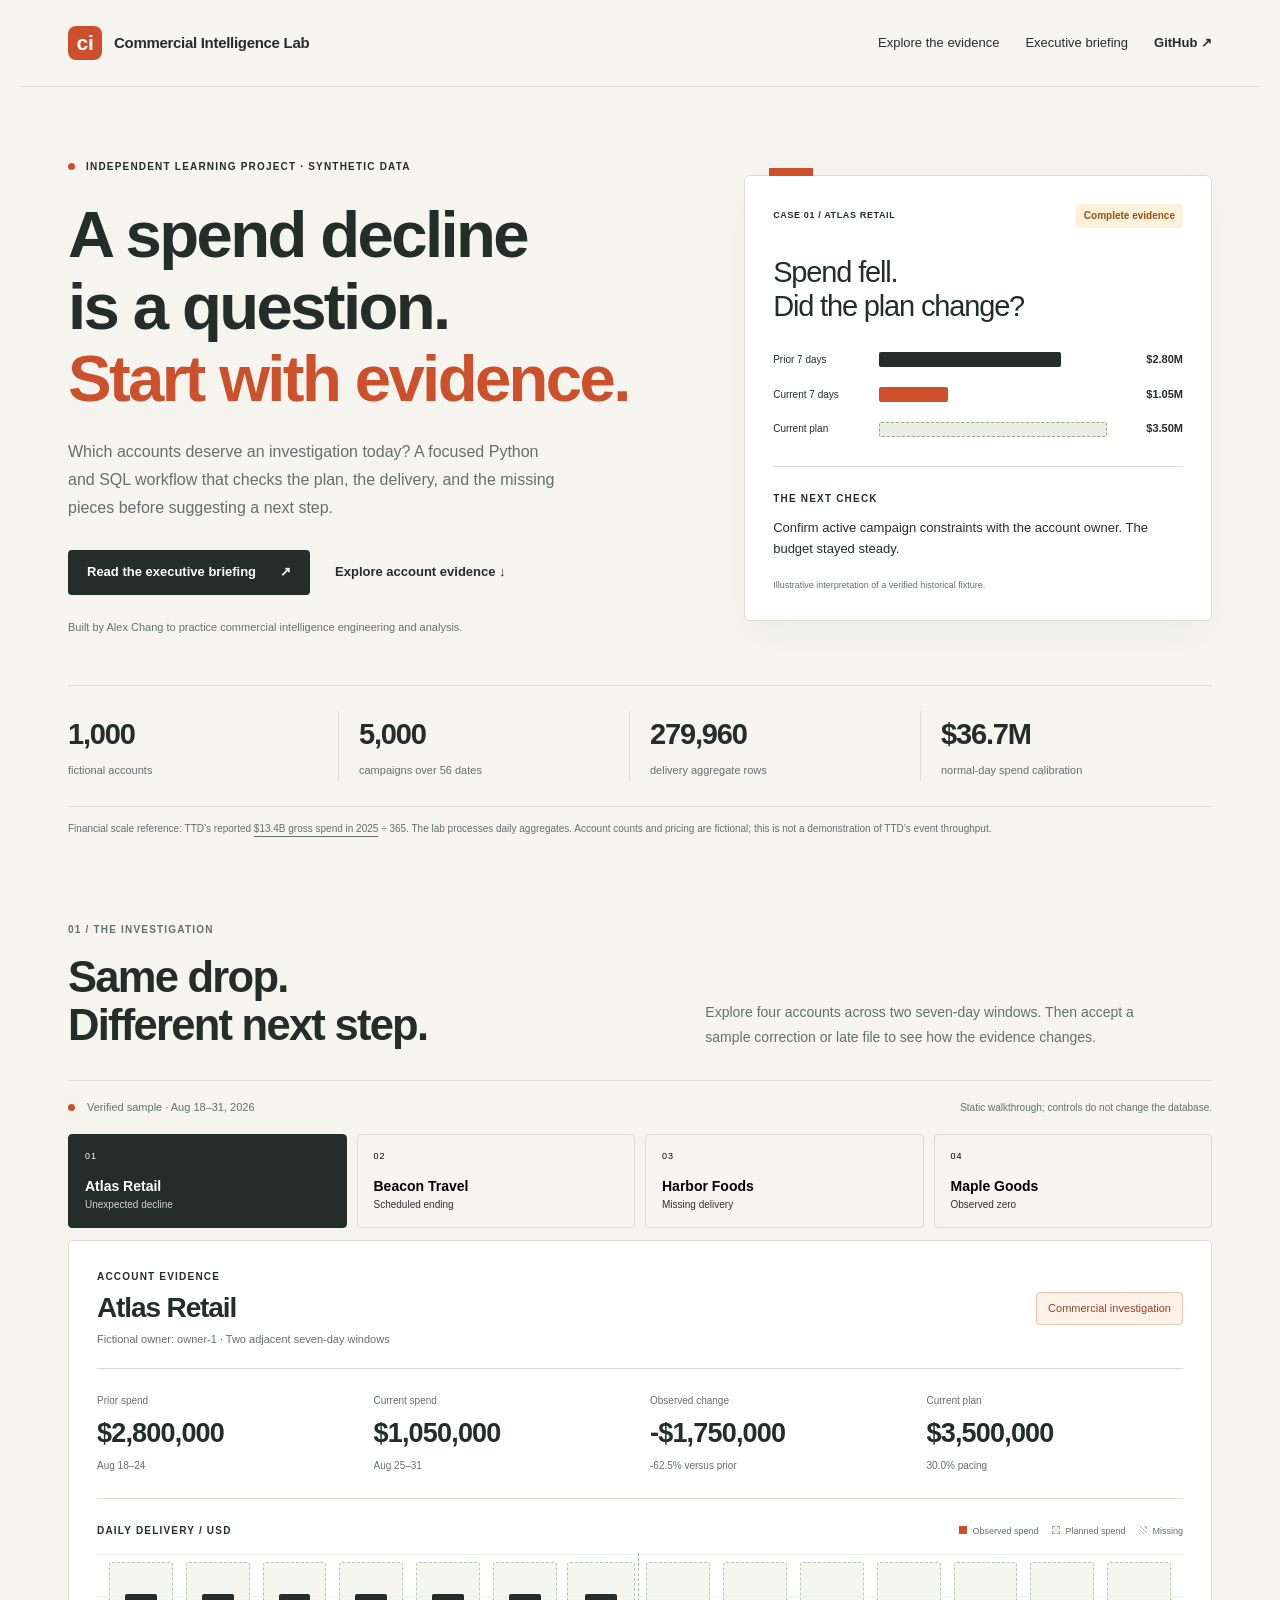
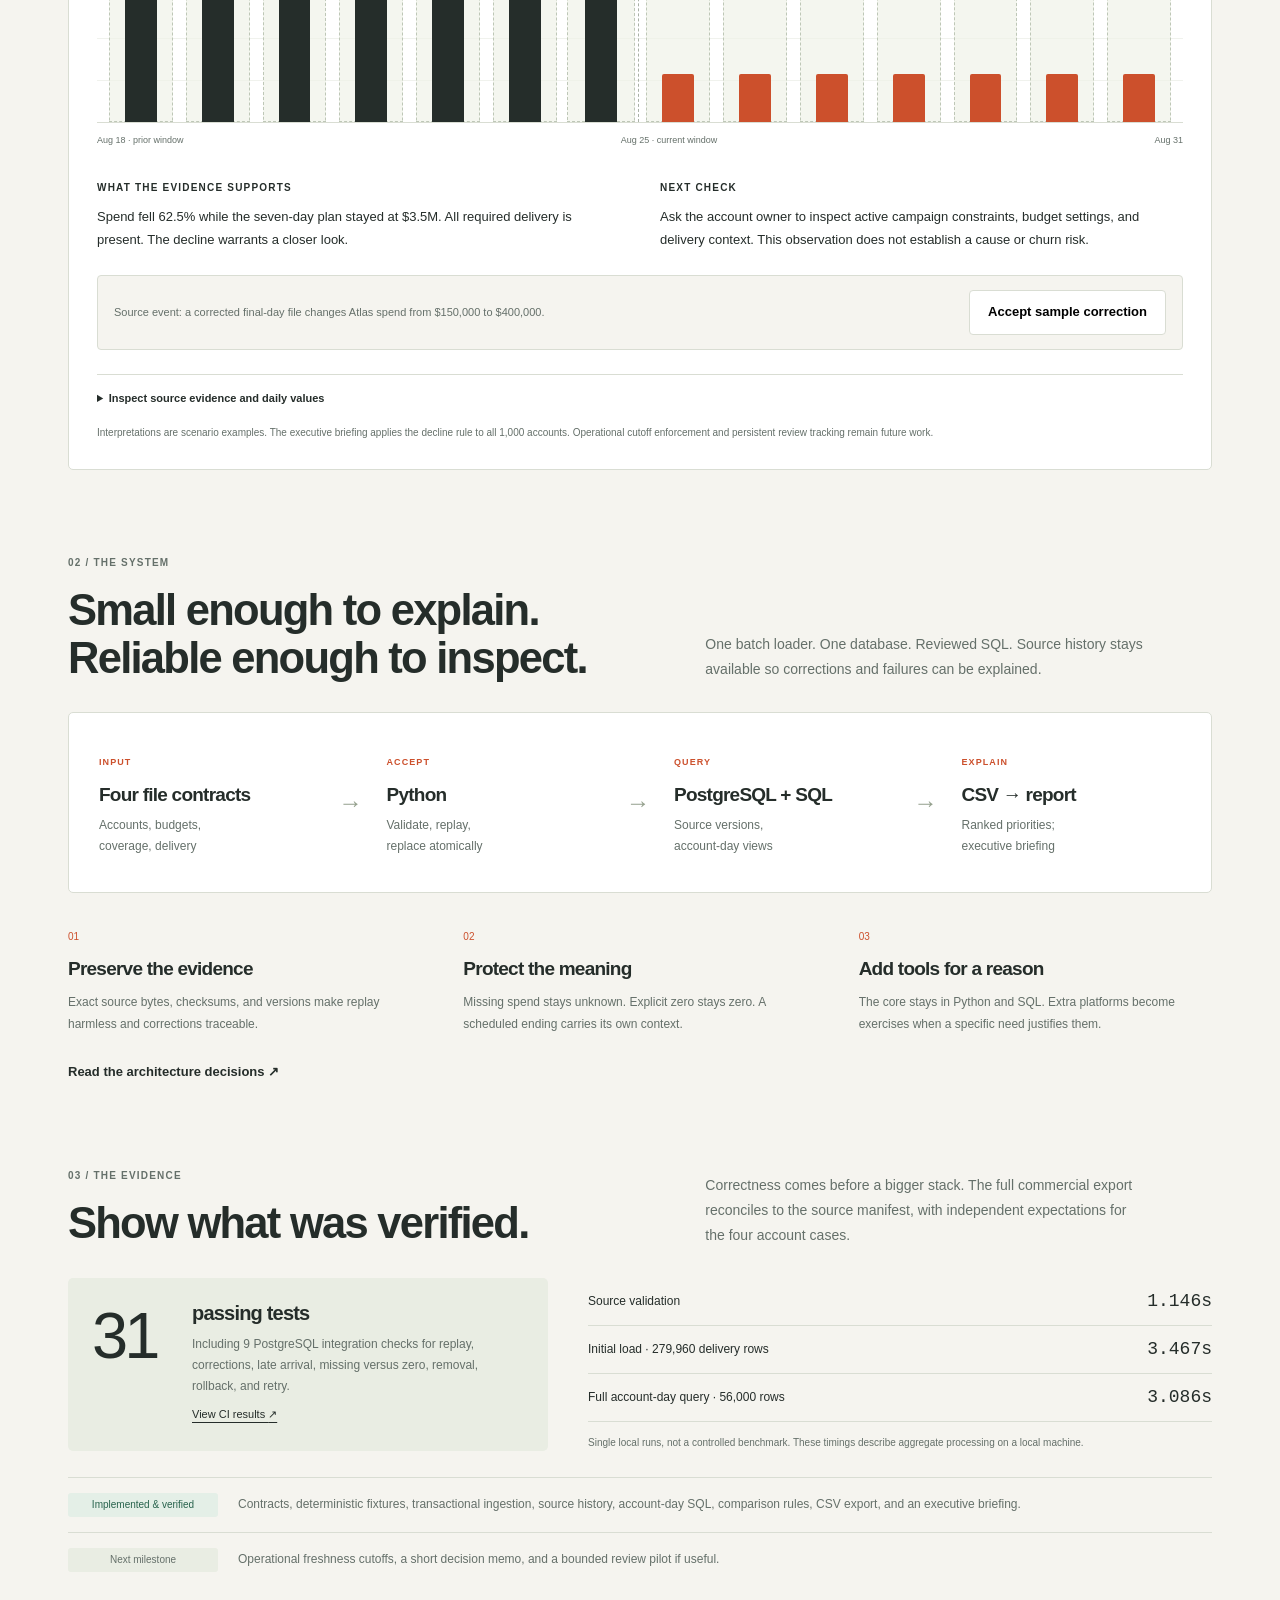
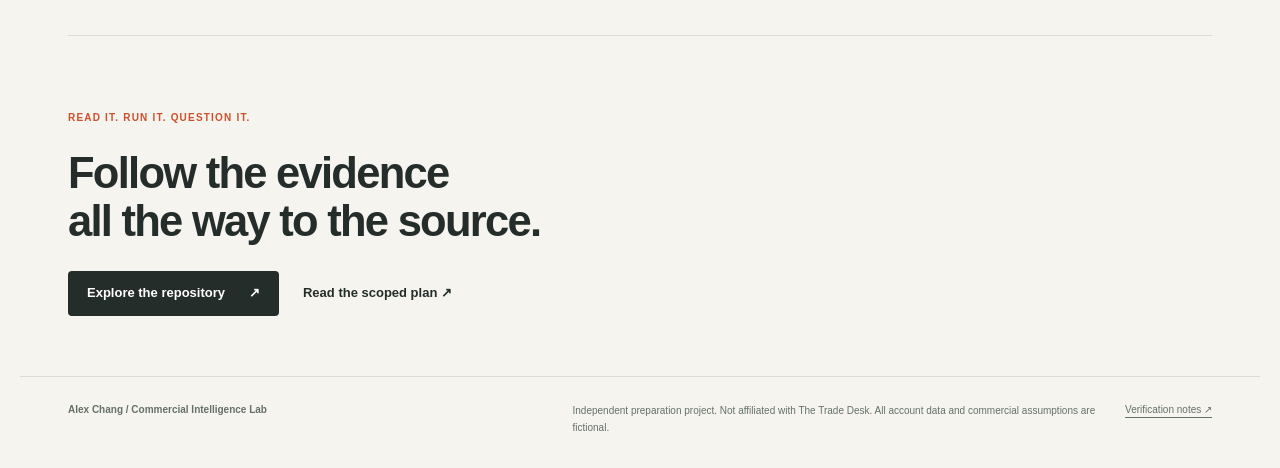
<file: site/index.html>
<!doctype html>
<html lang="en">
<head>
  <meta charset="utf-8">
  <meta name="viewport" content="width=device-width, initial-scale=1">
  <meta name="description" content="A focused commercial intelligence lab: Python, PostgreSQL, and evidence that distinguishes a spend decline from a planned change or missing data.">
  <meta name="theme-color" content="#f5f4ef">
  <title>Commercial Intelligence Lab · Alex Chang</title>
  <link rel="icon" href="mark.svg" type="image/svg+xml">
  <link rel="stylesheet" href="styles.css">
  <script src="app.js" defer></script>
</head>
<body>
  <a class="skip" href="#main">Skip to content</a>
  <header class="topbar">
    <a class="brand" href="#"><span class="brand-mark" aria-hidden="true">ci</span> Commercial Intelligence Lab</a>
    <nav aria-label="Main navigation">
      <a href="#investigation">Explore the evidence</a>
      <a href="report.html">Executive briefing</a>
      <a class="repo-link" href="https://github.com/cheng-alex-chang/commercial-intelligence-lab">GitHub <span aria-hidden="true">↗</span></a>
    </nav>
  </header>
  <main id="main">
    <section class="hero">
      <div class="hero-copy">
        <p class="eyebrow"><span class="dot"></span> Independent learning project · Synthetic data</p>
        <h1>A spend decline<br>is a question.<br><span>Start with evidence.</span></h1>
        <p class="lede">Which accounts deserve an investigation today? A focused Python and SQL workflow that checks the plan, the delivery, and the missing pieces before suggesting a next step.</p>
        <div class="hero-actions"><a class="button primary" href="report.html">Read the executive briefing <span aria-hidden="true">↗</span></a><a class="text-link" href="#investigation">Explore account evidence <span aria-hidden="true">↓</span></a></div>
        <p class="hero-note">Built by Alex Chang to practice commercial intelligence engineering and analysis.</p>
      </div>
      <aside class="hero-card" aria-label="Featured account observation">
        <div class="card-heading"><span>CASE 01 / ATLAS RETAIL</span><span class="tag amber">Complete evidence</span></div>
        <p class="hero-question">Spend fell.<br>Did the plan change?</p>
        <div class="mini-chart" aria-label="Prior spend 2.8 million, current spend 1.05 million, current plan 3.5 million dollars">
          <div><span>Prior 7 days</span><i style="--bar:80%"></i><strong>$2.80M</strong></div>
          <div class="accent"><span>Current 7 days</span><i style="--bar:30%"></i><strong>$1.05M</strong></div>
          <div class="plan"><span>Current plan</span><i style="--bar:100%"></i><strong>$3.50M</strong></div>
        </div>
        <div class="card-takeaway"><span class="small-label">THE NEXT CHECK</span><p>Confirm active campaign constraints with the account owner. The budget stayed steady.</p></div>
        <p class="caption">Illustrative interpretation of a verified historical fixture.</p>
      </aside>
    </section>

    <section class="scale-strip" aria-label="Dataset scale">
      <div><strong>1,000</strong><span>fictional accounts</span></div>
      <div><strong>5,000</strong><span>campaigns over 56 dates</span></div>
      <div><strong>279,960</strong><span>delivery aggregate rows</span></div>
      <div><strong>$36.7M</strong><span>normal-day spend calibration</span></div>
    </section>
    <p class="scale-note">Financial scale reference: TTD’s reported <a href="https://investors.thetradedesk.com/news-and-events/news/news-details/2026/The-Trade-Desk-Reports-Fourth-Quarter-and-Fiscal-Year-2025-Financial-Results/default.aspx">$13.4B gross spend in 2025</a> ÷ 365. The lab processes daily aggregates. Account counts and pricing are fictional; this is not a demonstration of TTD’s event throughput.</p>

    <section id="investigation" class="section">
      <div class="section-intro"><div><p class="eyebrow">01 / THE INVESTIGATION</p><h2>Same drop.<br>Different next step.</h2></div><p>Explore four accounts across two seven-day windows. Then accept a sample correction or late file to see how the evidence changes.</p></div>
      <div class="demo-label"><span class="dot"></span> Verified sample · Aug 18–31, 2026 <span class="demo-label-detail">Static walkthrough; controls do not change the database.</span></div>
      <p id="load-status" role="status">Loading the verified sample…</p>
      <noscript><p>This walkthrough needs JavaScript. The <a href="https://github.com/cheng-alex-chang/commercial-intelligence-lab#four-cases-to-explain">README contains the same four cases</a>.</p></noscript>
      <div id="demo" hidden>
        <div class="account-tabs" role="group" aria-label="Choose an account">
          <button type="button" data-account="atlas" aria-pressed="true"><span class="tab-number">01</span><strong>Atlas Retail</strong><span>Unexpected decline</span></button>
          <button type="button" data-account="beacon" aria-pressed="false"><span class="tab-number">02</span><strong>Beacon Travel</strong><span>Scheduled ending</span></button>
          <button type="button" data-account="harbor" aria-pressed="false"><span class="tab-number">03</span><strong>Harbor Foods</strong><span>Missing delivery</span></button>
          <button type="button" data-account="maple" aria-pressed="false"><span class="tab-number">04</span><strong>Maple Goods</strong><span>Observed zero</span></button>
        </div>
        <div class="investigation-panel" aria-live="polite" aria-atomic="false">
          <div class="panel-top"><div><p class="small-label">ACCOUNT EVIDENCE</p><h3 id="account-name"></h3><p id="owner" class="muted"></p></div><span id="route" class="route"></span></div>
          <div class="metrics">
            <div><span>Prior spend</span><strong id="prior-spend"></strong><small>Aug 18–24</small></div>
            <div><span>Current spend</span><strong id="current-spend"></strong><small>Aug 25–31</small></div>
            <div><span>Observed change</span><strong id="change"></strong><small id="change-detail"></small></div>
            <div><span>Current plan</span><strong id="current-plan"></strong><small id="pacing"></small></div>
          </div>
          <div class="chart-header"><span class="small-label">DAILY DELIVERY / USD</span><div class="legend"><span><i class="legend-spend"></i>Observed spend</span><span><i class="legend-plan"></i>Planned spend</span><span><i class="legend-missing"></i>Missing</span></div></div>
          <div id="daily-chart" class="daily-chart" role="img"></div>
          <div class="chart-dates"><span>Aug 18 · prior window</span><span>Aug 25 · current window</span><span>Aug 31</span></div>
          <div class="interpretation"><div><span class="small-label">WHAT THE EVIDENCE SUPPORTS</span><p id="observation"></p></div><div><span class="small-label">NEXT CHECK</span><p id="next-check"></p></div></div>
          <div class="event-row"><p id="event-description"></p><button type="button" id="event-button" class="button secondary"></button><button type="button" id="reset-button" class="text-button" hidden>Reset sample</button></div>
          <details class="evidence"><summary>Inspect source evidence and daily values</summary><p id="source-note"></p><div class="table-scroll"><table><caption class="sr-only">Daily spend, plan, completeness, and delivery source references</caption><thead><tr><th scope="col">Business date</th><th scope="col">Spend</th><th scope="col">Plan</th><th scope="col">State</th><th scope="col">Delivery evidence</th></tr></thead><tbody id="daily-table"></tbody></table></div></details>
          <p class="panel-footnote">Interpretations are scenario examples. The executive briefing applies the decline rule to all 1,000 accounts. Operational cutoff enforcement and persistent review tracking remain future work.</p>
        </div>
      </div>
    </section>

    <section id="architecture" class="section architecture-section">
      <div class="section-intro"><div><p class="eyebrow">02 / THE SYSTEM</p><h2>Small enough to explain.<br>Reliable enough to inspect.</h2></div><p>One batch loader. One database. Reviewed SQL. Source history stays available so corrections and failures can be explained.</p></div>
      <div class="pipeline" aria-label="Architecture: fictional source files to Python ingestion to PostgreSQL SQL views to account-day CSV">
        <div><span class="small-label">INPUT</span><h3>Four file contracts</h3><p>Accounts, budgets,<br>coverage, delivery</p></div><span class="pipeline-arrow" aria-hidden="true">→</span>
        <div><span class="small-label">ACCEPT</span><h3>Python</h3><p>Validate, replay,<br>replace atomically</p></div><span class="pipeline-arrow" aria-hidden="true">→</span>
        <div><span class="small-label">QUERY</span><h3>PostgreSQL + SQL</h3><p>Source versions,<br>account-day views</p></div><span class="pipeline-arrow" aria-hidden="true">→</span>
        <div><span class="small-label">EXPLAIN</span><h3>CSV → report</h3><p>Ranked priorities;<br>executive briefing</p></div>
      </div>
      <div class="principles"><article><span>01</span><h3>Preserve the evidence</h3><p>Exact source bytes, checksums, and versions make replay harmless and corrections traceable.</p></article><article><span>02</span><h3>Protect the meaning</h3><p>Missing spend stays unknown. Explicit zero stays zero. A scheduled ending carries its own context.</p></article><article><span>03</span><h3>Add tools for a reason</h3><p>The core stays in Python and SQL. Extra platforms become exercises when a specific need justifies them.</p></article></div>
      <a class="text-link" href="https://github.com/cheng-alex-chang/commercial-intelligence-lab/blob/main/docs/ARCHITECTURE.md">Read the architecture decisions <span aria-hidden="true">↗</span></a>
    </section>

    <section id="verification" class="section verification-section">
      <div class="section-intro"><div><p class="eyebrow">03 / THE EVIDENCE</p><h2>Show what was verified.</h2></div><p>Correctness comes before a bigger stack. The full commercial export reconciles to the source manifest, with independent expectations for the four account cases.</p></div>
      <div class="verification-grid"><div class="test-card"><strong>31</strong><h3>passing tests</h3><p>Including 9 PostgreSQL integration checks for replay, corrections, late arrival, missing versus zero, removal, rollback, and retry.</p><a href="https://github.com/cheng-alex-chang/commercial-intelligence-lab/actions">View CI results <span aria-hidden="true">↗</span></a></div><div class="measurements"><div><span>Source validation</span><strong>1.146s</strong></div><div><span>Initial load · 279,960 delivery rows</span><strong>3.467s</strong></div><div><span>Full account-day query · 56,000 rows</span><strong>3.086s</strong></div><p>Single local runs, not a controlled benchmark. These timings describe aggregate processing on a local machine.</p></div></div>
      <div class="status-line"><span class="tag green">Implemented & verified</span><p>Contracts, deterministic fixtures, transactional ingestion, source history, account-day SQL, comparison rules, CSV export, and an executive briefing.</p></div>
      <div class="status-line"><span class="tag">Next milestone</span><p>Operational freshness cutoffs, a short decision memo, and a bounded review pilot if useful.</p></div>
    </section>

    <section class="closing"><p class="eyebrow">READ IT. RUN IT. QUESTION IT.</p><h2>Follow the evidence<br>all the way to the source.</h2><div><a class="button primary" href="https://github.com/cheng-alex-chang/commercial-intelligence-lab">Explore the repository <span aria-hidden="true">↗</span></a><a class="text-link" href="https://github.com/cheng-alex-chang/commercial-intelligence-lab/blob/main/PROJECT_PLAN.md">Read the scoped plan <span aria-hidden="true">↗</span></a></div></section>
  </main>
  <footer><span>Alex Chang / Commercial Intelligence Lab</span><p>Independent preparation project. Not affiliated with The Trade Desk. All account data and commercial assumptions are fictional.</p><a href="https://github.com/cheng-alex-chang/commercial-intelligence-lab/blob/main/docs/VERIFICATION.md">Verification notes ↗</a></footer>
</body>
</html>
</file>
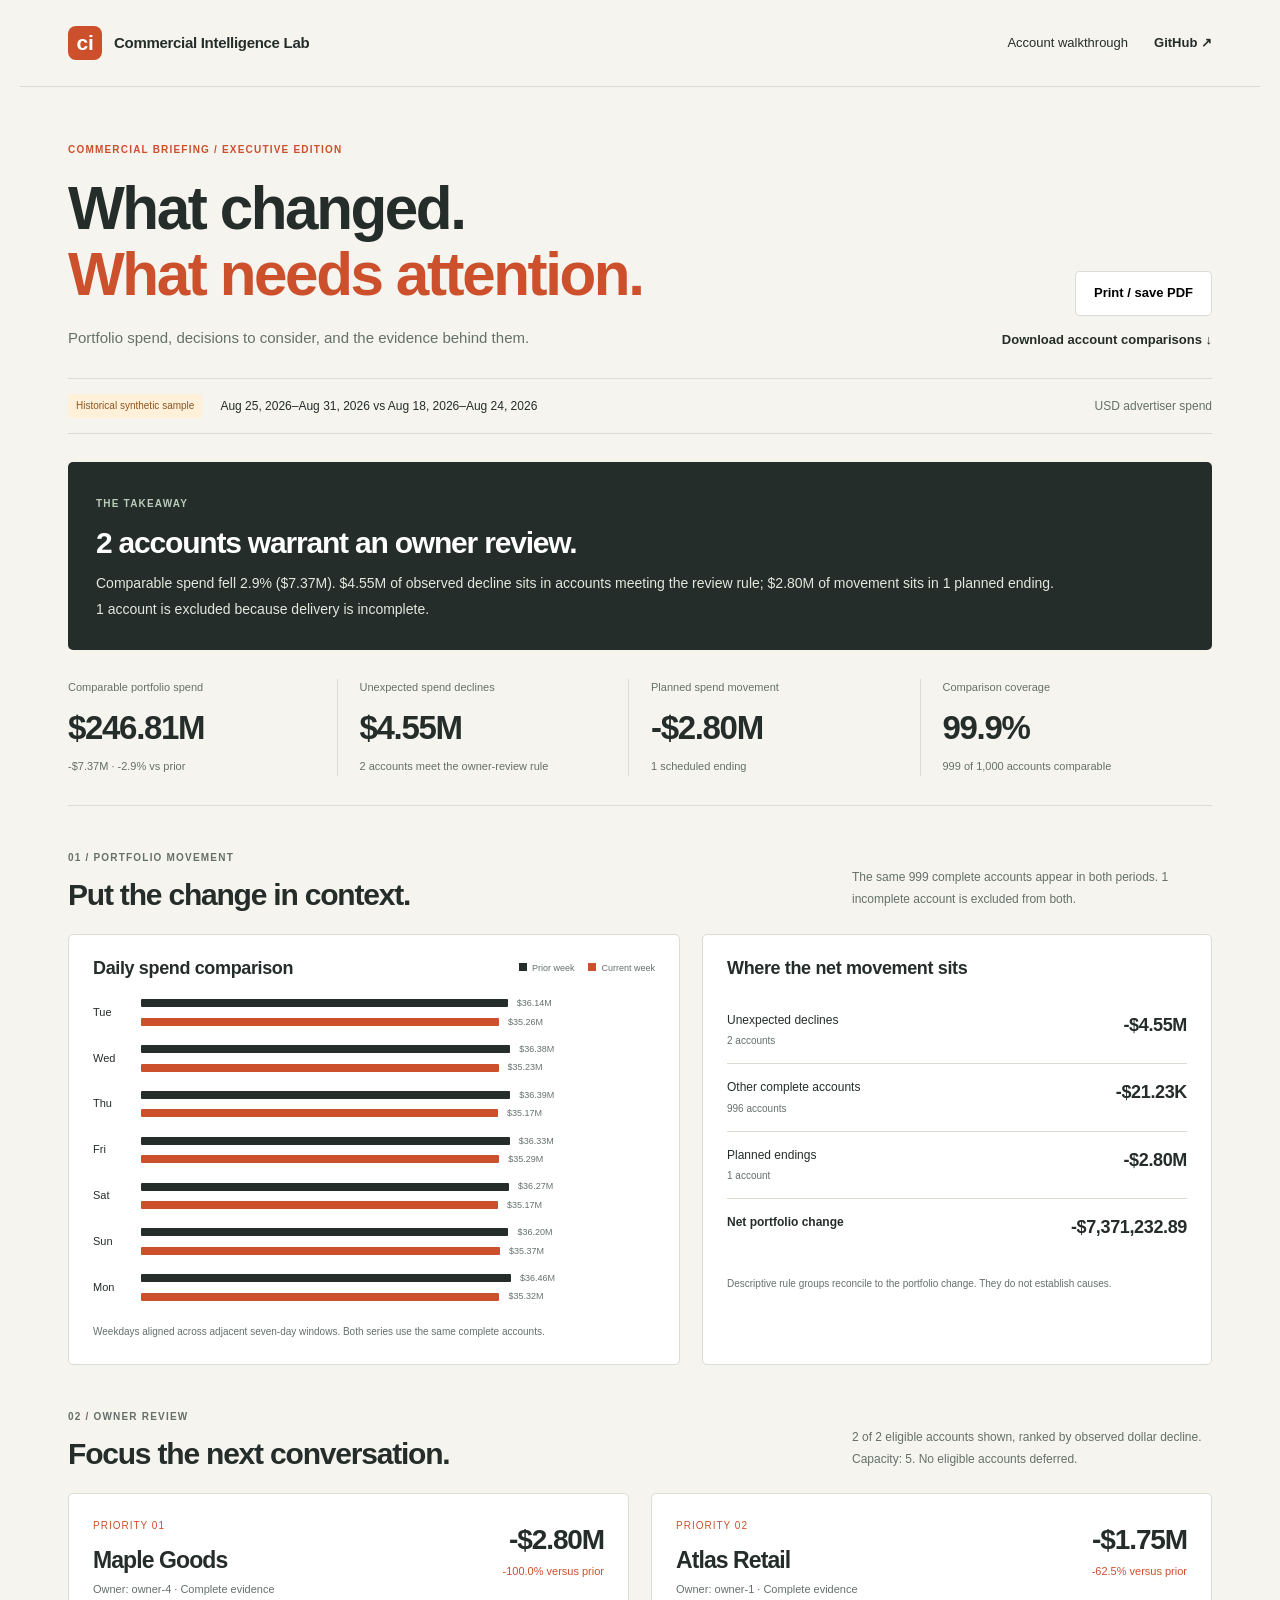
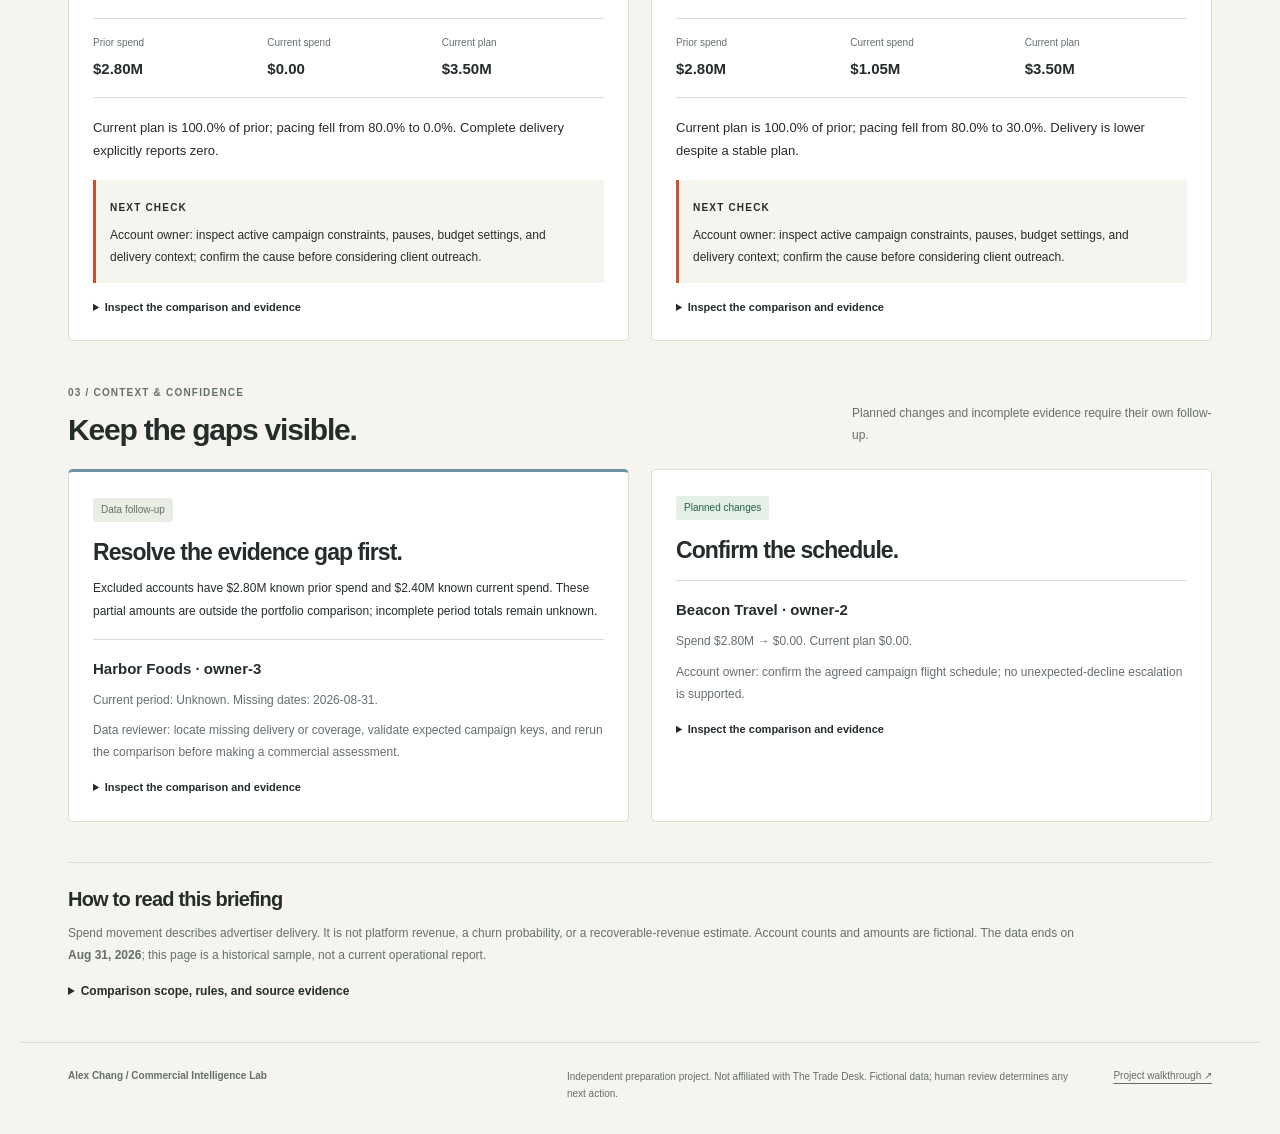
<file: site/report.html>
<!doctype html>
<html lang="en">
<head>
  <meta charset="utf-8">
  <meta name="viewport" content="width=device-width, initial-scale=1">
  <meta name="description" content="An executive commercial briefing with portfolio spend movement, account priorities, planned changes, and explicit data gaps. Fictional learning data.">
  <title>Executive briefing · Commercial Intelligence Lab</title>
  <link rel="icon" href="mark.svg" type="image/svg+xml">
  <link rel="stylesheet" href="styles.css">
  <link rel="stylesheet" href="report.css">
  <script src="report.js" defer></script>
</head>
<body class="report-page">
  <a class="skip" href="#main">Skip to content</a>
  <header class="topbar">
    <a class="brand" href="index.html"><span class="brand-mark" aria-hidden="true">ci</span> Commercial Intelligence Lab</a>
    <nav aria-label="Main navigation"><a href="index.html#investigation">Account walkthrough</a><a class="repo-link" href="https://github.com/cheng-alex-chang/commercial-intelligence-lab">GitHub ↗</a></nav>
  </header>
  <main id="main">
    <section class="brief-heading">
      <div><p class="eyebrow">COMMERCIAL BRIEFING / EXECUTIVE EDITION</p><h1>What changed.<br><span>What needs attention.</span></h1><p class="brief-subtitle">Portfolio spend, decisions to consider, and the evidence behind them.</p></div>
      <div class="brief-actions"><button class="button secondary" id="print-report" type="button">Print / save PDF</button><a class="text-link" id="download-csv" hidden download>Download account comparisons ↓</a></div>
    </section>
    <div class="brief-period"><span class="tag amber">Historical synthetic sample</span><p id="period-label">Loading reporting periods…</p><span>USD advertiser spend</span></div>
    <p id="report-loading" role="status">Loading the validated briefing…</p>
    <noscript><p>Enable JavaScript to read the interactive briefing, or <a href="https://github.com/cheng-alex-chang/commercial-intelligence-lab#four-cases-to-explain">read the account cases in the README</a>.</p></noscript>
    <div id="briefing" hidden>
      <section class="executive-takeaway" aria-labelledby="takeaway-title"><span class="small-label">THE TAKEAWAY</span><h2 id="takeaway-title"></h2><p id="takeaway-copy"></p></section>
      <section class="brief-metrics" aria-label="Executive metrics">
        <div><span>Comparable portfolio spend</span><strong id="portfolio-spend"></strong><small id="portfolio-change"></small></div>
        <div><span>Unexpected spend declines</span><strong id="signal-loss"></strong><small id="signal-count"></small></div>
        <div><span>Planned spend movement</span><strong id="planned-loss"></strong><small id="planned-count"></small></div>
        <div><span>Comparison coverage</span><strong id="coverage"></strong><small id="coverage-count"></small></div>
      </section>
      <section class="brief-section" aria-labelledby="movement-title">
        <div class="brief-section-heading"><div><p class="eyebrow">01 / PORTFOLIO MOVEMENT</p><h2 id="movement-title">Put the change in context.</h2></div><p id="cohort-note"></p></div>
        <div class="movement-grid"><div class="trend-card"><div class="trend-title"><h3>Daily spend comparison</h3><div class="legend"><span><i class="legend-prior"></i>Prior week</span><span><i class="legend-spend"></i>Current week</span></div></div><div id="portfolio-trend" aria-label="Daily spend in the comparable account cohort"></div><p class="report-caption">Weekdays aligned across adjacent seven-day windows. Both series use the same complete accounts.</p></div><div class="bridge-card"><h3>Where the net movement sits</h3><div id="movement-bridge"></div><p class="report-caption">Descriptive rule groups reconcile to the portfolio change. They do not establish causes.</p></div></div>
      </section>
      <section class="brief-section" aria-labelledby="priorities-title">
        <div class="brief-section-heading"><div><p class="eyebrow">02 / OWNER REVIEW</p><h2 id="priorities-title">Focus the next conversation.</h2></div><p id="queue-note"></p></div>
        <div id="priority-cards" class="priority-cards"></div>
      </section>
      <section class="brief-section" aria-labelledby="context-title">
        <div class="brief-section-heading"><div><p class="eyebrow">03 / CONTEXT & CONFIDENCE</p><h2 id="context-title">Keep the gaps visible.</h2></div><p>Planned changes and incomplete evidence require their own follow-up.</p></div>
        <div class="context-grid"><article class="context-card data-context"><span class="tag">Data follow-up</span><h3 id="data-title"></h3><p id="data-copy"></p><div id="data-issues"></div></article><article class="context-card"><span class="tag green">Planned changes</span><h3>Confirm the schedule.</h3><div id="planned-accounts"></div></article></div>
      </section>
      <section class="brief-method"><h2>How to read this briefing</h2><p>Spend movement describes advertiser delivery. It is not platform revenue, a churn probability, or a recoverable-revenue estimate. Account counts and amounts are fictional. The data ends on <strong id="data-end"></strong>; this page is a historical sample, not a current operational report.</p><details><summary>Comparison scope, rules, and source evidence</summary><p>Two adjacent seven-day windows. Accounts with any missing delivery are excluded from both portfolio totals; known partial amounts appear only in the data follow-up. Inactive days remain zero. Pacing uses total spend divided by total plan.</p><p>Owner-review rule: prior spend ≥ $50,000; decline ≥ 20% and ≥ $10,000; complete evidence; positive plans; current plan ≥ 90% of prior; pacing decline ≥ 10 percentage points. Rank by observed dollar decline; capacity is five by default. These are provisional learning parameters.</p><p id="snapshot-note"></p><a id="snapshot-link" class="text-link">Open this report’s source snapshot ↗</a></details></section>
    </div>
  </main>
  <footer><span>Alex Chang / Commercial Intelligence Lab</span><p>Independent preparation project. Not affiliated with The Trade Desk. Fictional data; human review determines any next action.</p><a href="index.html">Project walkthrough ↗</a></footer>
</body>
</html>
</file>
<file: site/styles.css>
:root {
  --paper:#f5f4ef;
  --ink:#252d2a;
  --muted:#65706a;
  --line:#d9ddd3;
  --orange:#cc502c;
  --green:#27624c;
  --soft:#e9ede3;
  --white:#fff;
  --blue:#6c92a2;
}

* {
  box-sizing:border-box;
}

html {
  scroll-behavior:smooth;
  scroll-padding-top:24px;
}

body {
  margin:0;
  background:var(--paper);
  color:var(--ink);
  font-family:Inter,-apple-system,BlinkMacSystemFont,"Segoe UI",sans-serif;
  font-size:15px;
  line-height:1.6;
}

a {
  color:inherit;
  text-underline-offset:4px;
}

button {
  font:inherit;
  cursor:pointer;
}

button,a {
  -webkit-tap-highlight-color:transparent;
}

a:focus-visible,button:focus-visible,summary:focus-visible {
  outline:3px solid var(--orange);
  outline-offset:5px;
}

button:disabled {
  cursor:default;
}

h1,h2,h3,p {
  margin:0;
}

h1,h2,h3 {
  line-height:1.1;
  letter-spacing:-.04em;
}

h1 {
  font-size:clamp(46px,5.1vw,74px);
  font-weight:650;
}

h2 {
  font-size:clamp(32px,3.4vw,47px);
  font-weight:600;
}

h3 {
  font-size:23px;
  font-weight:600;
}

main,.topbar,footer {
  max-width:1240px;
  margin:auto;
  padding-left:48px;
  padding-right:48px;
}

.topbar {
  display:flex;
  justify-content:space-between;
  align-items:center;
  gap:20px;
  padding-top:26px;
  padding-bottom:26px;
  border-bottom:1px solid var(--line);
}

.brand {
  display:flex;
  align-items:center;
  gap:12px;
  text-decoration:none;
  font-size:15px;
  font-weight:650;
  letter-spacing:-.02em;
}

.brand-mark {
  display:grid;
  place-items:center;
  width:34px;
  height:34px;
  background:var(--orange);
  color:white;
  font-size:21px;
  border-radius:8px;
}

.topbar nav {
  display:flex;
  gap:26px;
  align-items:center;
  font-size:13px;
}

.topbar nav a {
  text-decoration:none;
}

.repo-link {
  font-weight:650;
}

.hero {
  display:grid;
  grid-template-columns:1.3fr 1fr;
  gap:68px;
  padding:72px 0 48px;
  align-items:center;
}

.eyebrow,.small-label {
  font-size:10px;
  letter-spacing:.12em;
  font-weight:650;
}

.eyebrow {
  margin-bottom:24px;
  text-transform:uppercase;
}

.dot {
  display:inline-block;
  width:7px;
  height:7px;
  border-radius:50%;
  background:var(--orange);
  margin-right:7px;
}

.hero h1 span {
  color:var(--orange);
}

.lede {
  max-width:490px;
  color:var(--muted);
  font-size:16px;
  line-height:1.75;
  margin-top:24px;
}

.hero-actions {
  display:flex;
  align-items:center;
  gap:25px;
  margin-top:28px;
}

.button {
  display:inline-flex;
  align-items:center;
  justify-content:center;
  gap:24px;
  min-height:44px;
  padding:11px 18px;
  text-decoration:none;
  font-size:13px;
  border-radius:4px;
  border:1px solid transparent;
  font-weight:600;
}

.primary {
  background:var(--ink);
  color:#fff;
}

.primary:hover {
  background:var(--green);
}

.secondary {
  border-color:var(--line);
  background:#fff;
  white-space:nowrap;
}

.secondary:hover {
  border-color:var(--ink);
}

.text-link {
  font-size:13px;
  text-decoration:none;
  font-weight:600;
}

.text-link:hover {
  text-decoration:underline;
}

.hero-note {
  font-size:11px;
  color:var(--muted);
  margin-top:24px;
}

.hero-card {
  background:var(--white);
  border:1px solid var(--line);
  padding:28px;
  box-shadow:0 16px 40px #27322508;
  border-radius:6px;
  position:relative;
}

.hero-card:before {
  content:"";
  position:absolute;
  top:-8px;
  left:24px;
  width:44px;
  height:8px;
  background:var(--orange);
}

.card-heading {
  display:flex;
  justify-content:space-between;
  gap:16px;
  align-items:center;
  font-size:9px;
  letter-spacing:.07em;
  font-weight:600;
}

.tag {
  display:inline-block;
  border-radius:3px;
  padding:4px 8px;
  background:var(--soft);
  color:var(--muted);
  font-size:10px;
  white-space:nowrap;
  letter-spacing:0;
}

.amber {
  background:#fff0d9;
  color:#8c5520;
}

.green {
  background:#e4efe7;
  color:var(--green);
}

.hero-question {
  font-size:29px;
  letter-spacing:-.04em;
  line-height:1.2;
  margin:27px 0;
}

.mini-chart {
  display:grid;
  gap:17px;
}

.mini-chart>div {
  display:grid;
  grid-template-columns:95px 1fr 65px;
  gap:11px;
  align-items:center;
  font-size:10px;
}

.mini-chart i {
  display:block;
  width:var(--bar);
  height:15px;
  background:var(--ink);
  border-radius:2px;
}

.mini-chart strong {
  text-align:right;
  font-size:11px;
}

.mini-chart .accent i {
  background:var(--orange);
}

.mini-chart .plan i {
  background:var(--soft);
  border:1px dashed #9ca999;
}

.card-takeaway {
  border-top:1px solid var(--line);
  margin-top:28px;
  padding-top:18px;
}

.card-takeaway p {
  margin-top:8px;
  font-size:13px;
  line-height:1.65;
}

.caption {
  font-size:9px;
  color:var(--muted);
  margin-top:18px;
}

.scale-strip {
  display:grid;
  grid-template-columns:repeat(4,1fr);
  border-top:1px solid var(--line);
  border-bottom:1px solid var(--line);
  padding:25px 0;
  gap:20px;
}

.scale-strip div {
  border-right:1px solid var(--line);
  padding-right:14px;
}

.scale-strip div:last-child {
  border:0;
}

.scale-strip strong {
  display:block;
  font-size:29px;
  letter-spacing:-.04em;
  font-weight:600;
}

.scale-strip span {
  font-size:11px;
  color:var(--muted);
}

.scale-note {
  color:var(--muted);
  font-size:10px;
  line-height:1.7;
  padding-top:13px;
  max-width:940px;
}

.section {
  padding-top:85px;
}

.section-intro {
  display:grid;
  grid-template-columns:1.1fr 1fr;
  gap:80px;
  align-items:end;
  margin-bottom:30px;
}

.section-intro .eyebrow {
  color:var(--muted);
  margin-bottom:16px;
}

.section-intro>p {
  font-size:14px;
  color:var(--muted);
  max-width:440px;
  line-height:1.8;
}

.demo-label {
  border-top:1px solid var(--line);
  padding-top:18px;
  font-size:11px;
  color:var(--muted);
  display:flex;
  align-items:center;
  flex-wrap:wrap;
  gap:5px;
}

.demo-label-detail {
  margin-left:auto;
  font-size:10px;
}

#load-status {
  font-size:13px;
  padding:20px 0;
}

.account-tabs {
  display:grid;
  grid-template-columns:repeat(4,1fr);
  gap:10px;
  margin:18px 0 12px;
}

.account-tabs button {
  border:1px solid var(--line);
  border-radius:4px;
  background:transparent;
  display:grid;
  text-align:left;
  padding:15px 16px;
  line-height:1.5;
  position:relative;
}

.account-tabs button[aria-pressed=true] {
  background:var(--ink);
  color:#fff;
  border-color:var(--ink);
}

.account-tabs strong {
  font-size:14px;
  font-weight:600;
}

.account-tabs span:last-child {
  font-size:10px;
  opacity:.8;
}

.tab-number {
  font-size:9px;
  margin-bottom:12px;
  letter-spacing:.1em;
}

.investigation-panel {
  border:1px solid var(--line);
  background:#fff;
  border-radius:5px;
  padding:28px;
}

.panel-top {
  display:flex;
  justify-content:space-between;
  align-items:center;
  gap:20px;
}

.panel-top h3 {
  margin-top:8px;
  font-size:28px;
}

.muted {
  color:var(--muted);
  font-size:11px;
  margin-top:7px;
}

.route {
  font-size:11px;
  border:1px solid #ebc4ae;
  background:#fff2e9;
  color:#944526;
  border-radius:4px;
  padding:7px 11px;
}

.route.data {
  border-color:#bfd5e1;
  background:#edf5fa;
  color:#31596e;
}

.route.planned {
  border-color:#c8dbce;
  background:#edf5ee;
  color:var(--green);
}

.metrics {
  display:grid;
  grid-template-columns:repeat(4,1fr);
  gap:20px;
  padding:24px 0;
  margin:20px 0;
  border-top:1px solid var(--line);
  border-bottom:1px solid var(--line);
}

.metrics span,.metrics small {
  display:block;
  color:var(--muted);
  font-size:10px;
}

.metrics strong {
  display:block;
  font-size:27px;
  letter-spacing:-.03em;
  font-weight:600;
  line-height:1.3;
  margin:7px 0;
}

.chart-header {
  display:flex;
  justify-content:space-between;
  align-items:center;
  gap:12px;
  margin:24px 0 14px;
}

.legend {
  display:flex;
  gap:14px;
  font-size:9px;
  color:var(--muted);
}

.legend i {
  display:inline-block;
  width:8px;
  height:8px;
  margin-right:5px;
}

.legend-spend {
  background:var(--orange);
}

.legend-plan {
  border:1px dashed #9ca999;
  background:var(--soft);
}

.legend-missing {
  background:repeating-linear-gradient(45deg,#adbac2 0 1px,transparent 1px 3px);
}

.daily-chart {
  height:170px;
  display:grid;
  grid-template-columns:repeat(14,minmax(0,1fr));
  gap:13px;
  border-bottom:1px solid var(--line);
  position:relative;
  background:repeating-linear-gradient(to top,transparent 0,transparent 41px,#f0f2ed 41px,#f0f2ed 42px);
  padding:0 12px;
}

.day-column {
  position:relative;
  height:100%;
  display:flex;
  align-items:flex-end;
  justify-content:center;
}

.day-column:nth-child(7) {
  border-right:1px dashed #a9b1a5;
  margin-right:-6px;
  padding-right:6px;
}

.day-column .plan-bar {
  position:absolute;
  bottom:0;
  width:100%;
  height:var(--plan);
  border:1px dashed #bec7b7;
  background:#eff2e8aa;
  border-radius:3px 3px 0 0;
}

.day-column .spend-bar {
  z-index:1;
  position:relative;
  width:50%;
  height:var(--spend);
  background:var(--ink);
  min-height:0;
  border-radius:2px 2px 0 0;
}

.day-column.current .spend-bar {
  background:var(--orange);
}

.day-column.zero .spend-bar {
  height:3px;
  background:var(--orange);
}

.day-column.missing .spend-bar {
  height:var(--plan);
  background:repeating-linear-gradient(45deg,#819baa 0 2px,transparent 2px 7px);
  width:65%;
}

.chart-dates {
  display:flex;
  justify-content:space-between;
  font-size:9px;
  color:var(--muted);
  margin-top:10px;
}

.interpretation {
  display:grid;
  grid-template-columns:1fr 1fr;
  gap:40px;
  margin-top:26px;
}

.interpretation p {
  font-size:13px;
  line-height:1.75;
  margin-top:8px;
}

.event-row {
  display:flex;
  align-items:center;
  gap:15px;
  background:var(--paper);
  border:1px solid var(--line);
  border-radius:4px;
  margin-top:24px;
  padding:14px 16px;
}

.event-row p {
  font-size:11px;
  color:var(--muted);
  flex:1;
}

.event-row [hidden] {
  display:none;
}

.text-button {
  background:none;
  border:0;
  padding:8px;
  font-size:11px;
  white-space:nowrap;
  text-decoration:underline;
  text-underline-offset:3px;
}

.evidence {
  border-top:1px solid var(--line);
  margin-top:24px;
  padding-top:15px;
  font-size:11px;
}

.evidence summary {
  cursor:pointer;
  font-weight:600;
}

.evidence p {
  margin:13px 0;
  color:var(--muted);
}

.table-scroll {
  overflow:auto;
}

table {
  border-collapse:collapse;
  width:100%;
  font-size:10px;
  text-align:left;
}

th,td {
  padding:8px 10px;
  border-bottom:1px solid #eceee7;
  white-space:nowrap;
}

th {
  font-weight:600;
  background:var(--paper);
}

.panel-footnote {
  font-size:10px;
  color:var(--muted);
  margin-top:17px;
}

.pipeline {
  display:grid;
  grid-template-columns:1fr 28px 1fr 28px 1fr 28px 1fr;
  align-items:stretch;
  border:1px solid var(--line);
  border-radius:5px;
  background:#fff;
  padding:25px 20px;
  gap:10px;
}

.pipeline>div {
  padding:10px;
}

.pipeline h3 {
  font-size:19px;
  margin:13px 0 9px;
}

.pipeline p {
  font-size:12px;
  color:var(--muted);
  line-height:1.75;
}

.pipeline .small-label {
  font-size:9px;
  color:var(--orange);
}

.pipeline-arrow {
  align-self:center;
  color:#95a18e;
  font-size:24px;
}

.principles {
  display:grid;
  grid-template-columns:repeat(3,1fr);
  gap:42px;
  margin:30px 0 24px;
}

.principles article>span {
  font-size:10px;
  color:var(--orange);
}

.principles h3 {
  font-size:19px;
  margin:12px 0;
}

.principles p {
  font-size:12px;
  color:var(--muted);
  line-height:1.8;
}

.verification-grid {
  display:grid;
  grid-template-columns:1fr 1.3fr;
  gap:40px;
  margin-bottom:26px;
}

.test-card {
  padding:24px;
  background:var(--soft);
  border-radius:5px;
  display:grid;
  grid-template-columns:80px 1fr;
  gap:7px 20px;
}

.test-card>strong {
  font-size:65px;
  font-weight:500;
  letter-spacing:-.06em;
  grid-row:span 3;
  line-height:1.05;
}

.test-card h3 {
  font-size:20px;
}

.test-card p {
  font-size:12px;
  color:var(--muted);
  line-height:1.75;
}

.test-card a {
  font-size:11px;
}

.measurements>div {
  display:flex;
  align-items:center;
  justify-content:space-between;
  gap:10px;
  border-bottom:1px solid var(--line);
  padding:9px 0;
  font-size:12px;
}

.measurements strong {
  font-family:ui-monospace,SFMono-Regular,monospace;
  font-weight:500;
  font-size:18px;
}

.measurements p {
  font-size:10px;
  color:var(--muted);
  margin-top:12px;
  line-height:1.7;
}

.status-line {
  display:flex;
  gap:20px;
  align-items:center;
  border-top:1px solid var(--line);
  padding:15px 0;
}

.status-line .tag {
  min-width:150px;
  text-align:center;
}

.status-line p {
  font-size:12px;
  color:var(--muted);
}

.closing {
  padding:74px 0 60px;
  margin-top:48px;
  border-top:1px solid var(--line);
}

.closing .eyebrow {
  color:var(--orange);
}

.closing>div {
  display:flex;
  gap:24px;
  align-items:center;
  margin-top:26px;
}

footer {
  display:grid;
  grid-template-columns:1fr 1.1fr auto;
  gap:24px;
  border-top:1px solid var(--line);
  padding-top:25px;
  padding-bottom:32px;
  font-size:10px;
  color:var(--muted);
}

footer>span {
  font-weight:600;
}

footer p {
  line-height:1.7;
}

footer a {
  white-space:nowrap;
}

.skip {
  position:absolute;
  left:20px;
  top:-100px;
  background:white;
  padding:10px;
  z-index:5;
}

.skip:focus {
  top:10px;
}

.sr-only {
  position:absolute;
  width:1px;
  height:1px;
  padding:0;
  margin:-1px;
  overflow:hidden;
  clip:rect(0,0,0,0);
  white-space:nowrap;
  border:0;
}

[hidden] {
  display:none!important;
}

@media(min-width:1600px) {
  .hero {
    padding-top:90px;
  }
}

@media(max-width:1000px) {
  main,.topbar,footer {
    padding-left:30px;
    padding-right:30px;
  }
  .hero {
    gap:35px;
  }
  .hero-card {
    padding:20px;
  }
  .card-heading {
    flex-wrap:wrap;
    gap:5px;
  }
  .hero-actions {
    gap:17px;
  }
  .section-intro {
    gap:40px;
  }
  .daily-chart {
    gap:8px;
  }
  .pipeline {
    gap:4px;
    padding:18px 10px;
  }
  .pipeline h3 {
    font-size:16px;
  }
  .pipeline p {
    font-size:11px;
  }
  .metrics strong {
    font-size:24px;
  }
  .test-card {
    grid-template-columns:65px 1fr;
    gap:8px 14px;
  }
  .test-card>strong {
    font-size:54px;
  }
  footer {
    grid-template-columns:1fr 1.2fr;
  }
  footer a {
    grid-column:1/-1;
  }
}

@media(max-width:740px) {
  main,.topbar,footer {
    padding-left:22px;
    padding-right:22px;
  }
  .topbar {
    padding-top:18px;
    padding-bottom:18px;
  }
  .brand {
    font-size:12px;
  }
  .topbar nav {
    gap:12px;
  }
  .topbar nav a:not(.repo-link) {
    display:none;
  }
  .hero {
    grid-template-columns:1fr;
    padding:42px 0 32px;
    gap:34px;
  }
  h1 {
    font-size:49px;
  }
  .hero-card {
    padding:24px;
  }
  .card-heading {
    flex-wrap:nowrap;
  }
  .hero-question {
    font-size:27px;
  }
  .lede {
    font-size:15px;
  }
  .hero-actions {
    gap:20px;
  }
  .scale-strip {
    grid-template-columns:1fr 1fr;
    gap:20px 14px;
    padding:20px 0;
  }
  .scale-strip div:nth-child(2) {
    border:0;
  }
  .scale-strip strong {
    font-size:28px;
  }
  .scale-note {
    font-size:10px;
  }
  .section {
    padding-top:58px;
  }
  .section-intro {
    grid-template-columns:1fr;
    gap:17px;
    margin-bottom:24px;
  }
  .section-intro h2 {
    font-size:34px;
  }
  .section-intro>p {
    font-size:13px;
    max-width:none;
  }
  .demo-label-detail {
    margin-left:0;
    flex-basis:100%;
  }
  .account-tabs {
    grid-template-columns:1fr 1fr;
    gap:8px;
  }
  .account-tabs button {
    padding:12px;
  }
  .tab-number {
    margin-bottom:6px;
  }
  .investigation-panel {
    padding:18px;
  }
  .panel-top {
    align-items:flex-start;
    gap:15px;
  }
  .panel-top h3 {
    font-size:23px;
  }
  .route {
    font-size:9px;
    padding:5px 7px;
    max-width:135px;
    text-align:center;
  }
  .metrics {
    grid-template-columns:1fr 1fr;
    gap:18px 12px;
    padding:17px 0;
    margin:18px 0;
  }
  .metrics strong {
    font-size:25px;
  }
  .chart-header {
    flex-wrap:wrap;
    gap:8px;
  }
  .legend {
    font-size:8px;
    gap:9px;
  }
  .daily-chart {
    height:135px;
    padding:0 3px;
    gap:5px;
  }
  .chart-dates {
    font-size:8px;
  }
  .interpretation {
    grid-template-columns:1fr;
    gap:18px;
    margin-top:22px;
  }
  .event-row {
    flex-wrap:wrap;
    padding:12px;
    gap:9px;
  }
  .event-row p {
    flex-basis:100%;
  }
  .event-row .button {
    font-size:11px;
    min-height:38px;
    padding:8px 12px;
  }
  .pipeline {
    grid-template-columns:1fr;
    padding:17px 20px;
    gap:0;
  }
  .pipeline>div {
    padding:9px;
  }
  .pipeline-arrow {
    justify-self:start;
    margin-left:10px;
    font-size:20px;
    transform:rotate(90deg);
  }
  .pipeline h3 {
    font-size:20px;
    margin-top:8px;
  }
  .pipeline p br {
    display:none;
  }
  .principles {
    grid-template-columns:1fr;
    gap:22px;
  }
  .principles h3 {
    margin:8px 0;
  }
  .verification-grid {
    grid-template-columns:1fr;
    gap:20px;
  }
  .test-card {
    grid-template-columns:70px 1fr;
  }
  .status-line {
    align-items:flex-start;
    gap:14px;
  }
  .status-line .tag {
    min-width:110px;
    font-size:9px;
    white-space:normal;
  }
  .status-line p {
    font-size:11px;
  }
  .closing {
    padding:45px 0;
    margin-top:30px;
  }
  .closing h2 {
    font-size:34px;
  }
  .closing>div {
    align-items:flex-start;
    flex-direction:column;
    gap:20px;
  }
  footer {
    grid-template-columns:1fr;
    gap:12px;
  }
  footer a {
    grid-column:auto;
  }
}

@media(prefers-reduced-motion:reduce) {
  html {
    scroll-behavior:auto;
  }
}
</file>
<file: site/report.css>
.brief-heading {display:flex;justify-content:space-between;align-items:flex-end;gap:32px;padding:55px 0 28px}
.brief-heading .eyebrow {color:var(--orange);margin-bottom:18px}
.brief-heading h1 {font-size:clamp(38px,4.7vw,62px)}
.brief-heading h1 span {color:var(--orange)}
.brief-subtitle {font-size:15px;color:var(--muted);margin-top:18px}
.brief-actions {display:flex;flex-direction:column;align-items:flex-end;gap:14px;flex-shrink:0}
.brief-period {display:flex;align-items:center;gap:18px;border-top:1px solid var(--line);border-bottom:1px solid var(--line);padding:15px 0;font-size:12px}
.brief-period>span:last-child {margin-left:auto;color:var(--muted)}
#report-loading {padding:28px 0}
.executive-takeaway {padding:28px;margin-top:28px;background:var(--ink);color:white;border-radius:5px}
.executive-takeaway .small-label {color:#b9cbb9}
.executive-takeaway h2 {font-size:30px;margin:12px 0}
.executive-takeaway p {font-size:14px;line-height:1.8;max-width:960px;color:#e1e8df}
.brief-metrics {display:grid;grid-template-columns:repeat(4,1fr);gap:22px;padding:29px 0;border-bottom:1px solid var(--line)}
.brief-metrics>div {border-right:1px solid var(--line);padding-right:12px}
.brief-metrics>div:last-child {border:0}
.brief-metrics span,.brief-metrics small {display:block;font-size:11px;color:var(--muted)}
.brief-metrics strong {display:block;font-size:33px;line-height:1.2;letter-spacing:-.04em;margin:12px 0 10px;font-weight:600}
.brief-section {padding-top:44px}
.brief-section-heading {display:flex;justify-content:space-between;align-items:flex-end;gap:40px;margin-bottom:23px}
.brief-section-heading .eyebrow {font-size:10px;color:var(--muted);margin-bottom:12px}
.brief-section-heading h2 {font-size:30px}
.brief-section-heading>p {max-width:360px;color:var(--muted);font-size:12px;line-height:1.8}
.movement-grid {display:grid;grid-template-columns:1.2fr 1fr;gap:22px}
.trend-card,.bridge-card,.priority-card,.context-card {background:#fff;border:1px solid var(--line);padding:24px;border-radius:5px}
.trend-title {display:flex;justify-content:space-between;align-items:center;gap:16px;margin-bottom:18px}
.trend-title h3,.bridge-card h3 {font-size:18px;letter-spacing:-.02em}
.legend-prior {background:var(--ink)}
.trend-row {display:grid;grid-template-columns:35px 1fr;gap:13px;margin-top:13px;align-items:center;font-size:11px}
.trend-pair {display:grid;gap:4px}
.trend-series {display:flex;align-items:center;gap:9px}
.trend-bar {display:block;height:8px;background:var(--ink);border-radius:1px;width:var(--width)}
.trend-series.current .trend-bar {background:var(--orange)}
.trend-series span {font-size:9px;white-space:nowrap;color:var(--muted);min-width:53px}
.report-caption {font-size:10px;color:var(--muted);line-height:1.75;margin-top:19px}
.bridge-card h3 {margin-bottom:19px}
.bridge-row {display:flex;justify-content:space-between;gap:16px;border-bottom:1px solid var(--line);padding:14px 0;font-size:12px}
.bridge-row span {display:block}
.bridge-row small {display:block;color:var(--muted);font-size:10px;margin-top:3px}
.bridge-row strong {font-size:18px;white-space:nowrap;font-weight:550;letter-spacing:-.02em}
.bridge-total {border-bottom:0;font-weight:600}
.priority-cards {display:grid;grid-template-columns:repeat(2,minmax(0,1fr));gap:22px}
.priority-top {display:flex;justify-content:space-between;align-items:flex-start;gap:20px;margin-bottom:19px}
.priority-rank {display:block;font-size:10px;color:var(--orange);letter-spacing:.1em;margin-bottom:12px}
.priority-top h3 {font-size:23px;line-height:1.25}
.priority-top p {font-size:11px;color:var(--muted);margin-top:6px}
.priority-loss {text-align:right}
.priority-loss strong {display:block;font-size:28px;letter-spacing:-.04em;font-weight:600}
.priority-loss span {display:block;font-size:11px;color:var(--orange)}
.priority-values {display:grid;grid-template-columns:repeat(3,1fr);gap:12px;padding:16px 0;border-top:1px solid var(--line);border-bottom:1px solid var(--line)}
.priority-values small {display:block;color:var(--muted);font-size:10px;margin-bottom:6px}
.priority-values strong {font-size:15px;font-weight:600}
.priority-explanation {font-size:13px;line-height:1.8;margin:18px 0}
.next-check-box {padding:14px;background:var(--paper);border-left:3px solid var(--orange)}
.next-check-box p {font-size:12px;line-height:1.8;margin-top:7px}
.account-evidence {margin-top:16px;font-size:11px}
.account-evidence summary {cursor:pointer;font-weight:600}
.account-evidence p {margin-top:12px;line-height:1.8;color:var(--muted)}
.account-evidence table {margin-top:12px}
.context-grid {display:grid;grid-template-columns:repeat(2,minmax(0,1fr));gap:22px}
.context-card h3 {font-size:23px;margin:18px 0 12px}
.context-card p {font-size:12px;line-height:1.85}
.data-context {border-top:3px solid var(--blue)}
.context-account {border-top:1px solid var(--line);padding-top:17px;margin-top:17px}
.context-account h4 {margin:0 0 7px;font-size:15px}
.context-account>p {color:var(--muted);margin-top:8px}
.brief-method {border-top:1px solid var(--line);padding:25px 0;margin-top:40px}
.brief-method h2 {font-size:20px;margin-bottom:12px}
.brief-method p {color:var(--muted);font-size:12px;line-height:1.85;max-width:1010px}
.brief-method details {margin-top:16px;font-size:12px}
.brief-method summary {cursor:pointer;font-weight:600}
.brief-method details p {margin:12px 0}
.report-page footer {margin-top:15px}
@media(max-width:900px) {
  .brief-heading {align-items:flex-start;flex-direction:column;gap:20px}
  .brief-actions {flex-direction:row;align-items:center;flex-wrap:wrap}
  .brief-period {flex-wrap:wrap;gap:10px 18px}
  .brief-period>span:last-child {margin-left:0}
  .brief-metrics {grid-template-columns:1fr 1fr;gap:22px}
  .brief-metrics>div:nth-child(2) {border:0}
  .movement-grid {grid-template-columns:1fr}
}
@media(max-width:740px) {
  .brief-heading {padding-top:32px}
  .brief-heading h1 {font-size:40px}
  .brief-subtitle {font-size:13px}
  .brief-actions {gap:16px}
  .brief-actions .text-link {font-size:11px}
  .brief-period {font-size:10px}
  .executive-takeaway {padding:20px}
  .executive-takeaway h2 {font-size:24px;line-height:1.2}
  .executive-takeaway p {font-size:12px}
  .brief-metrics {gap:20px 12px}
  .brief-metrics strong {font-size:29px}
  .brief-metrics span,.brief-metrics small {font-size:10px}
  .brief-section-heading {display:block}
  .brief-section-heading h2 {font-size:26px}
  .brief-section-heading>p {margin-top:12px}
  .priority-cards,.context-grid {grid-template-columns:1fr}
  .trend-card,.bridge-card,.priority-card,.context-card {padding:19px}
  .trend-title {align-items:flex-start;flex-direction:column;gap:10px}
  .priority-top h3 {font-size:22px}
  .priority-loss strong {font-size:25px}
  .priority-values {gap:8px}
  .priority-values strong {font-size:13px}
}
@media print {
  @page {size:A4;margin:14mm}
  body.report-page {background:#fff;font-size:10pt;color:#222}
  .report-page main {padding:0;max-width:none}
  .topbar,.brief-actions,footer,.skip,#report-loading {display:none!important}
  .brief-heading {padding:0 0 15px}
  .brief-heading h1 {font-size:30pt}
  .brief-heading .eyebrow {margin-bottom:10px}
  .brief-period {font-size:8pt;padding:10px 0}
  .executive-takeaway {background:#fff;color:#222;border:1px solid #aaa;margin-top:15px;padding:15px}
  .executive-takeaway .small-label,.executive-takeaway p {color:#444}
  .executive-takeaway h2 {font-size:17pt}
  .executive-takeaway p {font-size:9pt}
  .brief-metrics {grid-template-columns:repeat(4,1fr);padding:18px 0;gap:12px}
  .brief-metrics strong {font-size:20pt}
  .brief-section {padding-top:25px}
  .brief-section-heading {display:block}
  .brief-section-heading h2 {font-size:17pt}
  .brief-section-heading>p {max-width:none;font-size:8pt;margin-top:8px}
  .movement-grid,.priority-cards,.context-grid {display:block}
  .trend-card,.bridge-card,.priority-card,.context-card {break-inside:avoid;margin-bottom:15px;padding:15px}
  .priority-values {grid-template-columns:repeat(3,1fr)}
  .account-evidence,.brief-method details {display:none}
  .priority-card,.context-card,.executive-takeaway,.brief-metrics {break-inside:avoid}
  a {text-decoration:none}
  * {-webkit-print-color-adjust:exact;print-color-adjust:exact}
}
</file>
